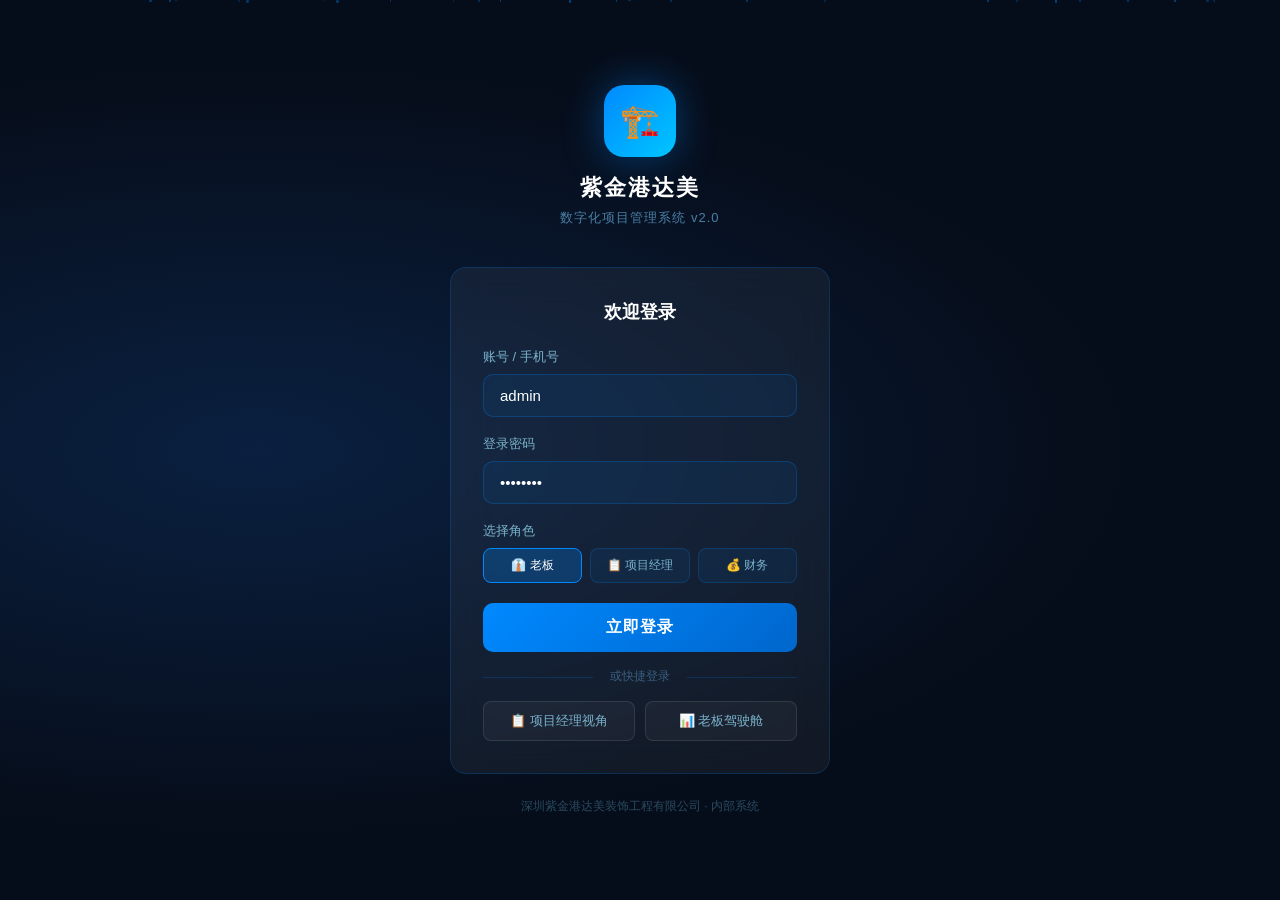
<file: index.html>
<!DOCTYPE html>
<html lang="zh-CN">
<head>
<meta charset="UTF-8">
<meta name="viewport" content="width=device-width, initial-scale=1.0">
<title>紫金港达美 · 数字化管理系统</title>
<style>
*{margin:0;padding:0;box-sizing:border-box}
body{font-family:'PingFang SC','Microsoft YaHei',sans-serif;background:#060d1a;min-height:100vh;display:flex;align-items:center;justify-content:center;overflow:hidden}
.bg{position:fixed;inset:0;background:radial-gradient(ellipse at 20% 50%,#0a2040 0%,#060d1a 60%),radial-gradient(ellipse at 80% 20%,#001a35 0%,transparent 50%);z-index:0}
.particles{position:fixed;inset:0;z-index:1;pointer-events:none}
.particle{position:absolute;width:2px;height:2px;background:#0089ff;border-radius:50%;opacity:.4;animation:float linear infinite}
@keyframes float{0%{transform:translateY(100vh) translateX(0);opacity:0}10%{opacity:.4}90%{opacity:.4}100%{transform:translateY(-100px) translateX(40px);opacity:0}}
.container{position:relative;z-index:10;width:100%;max-width:420px;padding:20px}
.logo-area{text-align:center;margin-bottom:40px}
.logo-icon{width:72px;height:72px;background:linear-gradient(135deg,#0089ff,#00c6ff);border-radius:20px;margin:0 auto 16px;display:flex;align-items:center;justify-content:center;font-size:32px;box-shadow:0 0 40px rgba(0,137,255,.4)}
.logo-title{font-size:22px;font-weight:700;color:#fff;letter-spacing:2px}
.logo-sub{font-size:13px;color:#4a7fa5;margin-top:6px;letter-spacing:1px}
.card{background:rgba(255,255,255,.05);border:1px solid rgba(0,137,255,.2);border-radius:16px;padding:32px;backdrop-filter:blur(20px)}
.card-title{font-size:18px;color:#fff;font-weight:600;margin-bottom:24px;text-align:center}
.form-group{margin-bottom:18px}
.form-label{font-size:13px;color:#7ab3cc;margin-bottom:8px;display:block}
.form-input{width:100%;background:rgba(0,137,255,.08);border:1px solid rgba(0,137,255,.25);border-radius:10px;padding:12px 16px;color:#fff;font-size:15px;outline:none;transition:.3s}
.form-input:focus{border-color:#0089ff;background:rgba(0,137,255,.15);box-shadow:0 0 0 3px rgba(0,137,255,.1)}
.form-input::placeholder{color:#3a6080}
.roles{display:grid;grid-template-columns:1fr 1fr 1fr;gap:8px;margin-bottom:20px}
.role-btn{background:rgba(0,137,255,.08);border:1px solid rgba(0,137,255,.2);border-radius:8px;padding:8px;text-align:center;cursor:pointer;transition:.3s;color:#7ab3cc;font-size:12px}
.role-btn.active,.role-btn:hover{background:rgba(0,137,255,.25);border-color:#0089ff;color:#fff}
.login-btn{width:100%;background:linear-gradient(135deg,#0089ff,#0066cc);border:none;border-radius:10px;padding:14px;color:#fff;font-size:16px;font-weight:600;cursor:pointer;transition:.3s;letter-spacing:1px}
.login-btn:hover{transform:translateY(-2px);box-shadow:0 8px 25px rgba(0,137,255,.4)}
.divider{text-align:center;color:#3a6080;font-size:12px;margin:16px 0;position:relative}
.divider::before,.divider::after{content:'';position:absolute;top:50%;width:35%;height:1px;background:rgba(0,137,255,.2)}
.divider::before{left:0}.divider::after{right:0}
.quick-login{display:grid;grid-template-columns:1fr 1fr;gap:10px}
.quick-btn{background:rgba(255,255,255,.04);border:1px solid rgba(255,255,255,.1);border-radius:8px;padding:10px;text-align:center;cursor:pointer;color:#7ab3cc;font-size:13px;transition:.3s}
.quick-btn:hover{border-color:rgba(0,137,255,.4);color:#fff}
.footer{text-align:center;margin-top:24px;color:#2a4a60;font-size:12px}
.glow-line{height:1px;background:linear-gradient(90deg,transparent,#0089ff,transparent);margin:20px 0;opacity:.5}
</style>
</head>
<body>
<div class="bg"></div>
<div class="particles" id="particles"></div>
<div class="container">
  <div class="logo-area">
    <div class="logo-icon">🏗️</div>
    <div class="logo-title">紫金港达美</div>
    <div class="logo-sub">数字化项目管理系统 v2.0</div>
  </div>
  <div class="card">
    <div class="card-title">欢迎登录</div>
    <div class="form-group">
      <label class="form-label">账号 / 手机号</label>
      <input class="form-input" type="text" placeholder="请输入账号" id="username" value="admin">
    </div>
    <div class="form-group">
      <label class="form-label">登录密码</label>
      <input class="form-input" type="password" placeholder="请输入密码" id="password" value="••••••••">
    </div>
    <div class="form-group">
      <label class="form-label">选择角色</label>
      <div class="roles">
        <div class="role-btn active" onclick="selectRole(this,'boss')">👔 老板</div>
        <div class="role-btn" onclick="selectRole(this,'pm')">📋 项目经理</div>
        <div class="role-btn" onclick="selectRole(this,'finance')">💰 财务</div>
      </div>
    </div>
    <button class="login-btn" onclick="doLogin()">立即登录</button>
    <div class="divider">或快捷登录</div>
    <div class="quick-login">
      <div class="quick-btn" onclick="quickLogin('pm')">📋 项目经理视角</div>
      <div class="quick-btn" onclick="quickLogin('boss')">📊 老板驾驶舱</div>
    </div>
  </div>
  <div class="footer">深圳紫金港达美装饰工程有限公司 · 内部系统</div>
</div>
<script>
let particles=document.getElementById('particles');
for(let i=0;i<25;i++){let p=document.createElement('div');p.className='particle';p.style.cssText=`left:${Math.random()*100}%;animation-duration:${8+Math.random()*12}s;animation-delay:${Math.random()*10}s;width:${1+Math.random()*2}px;height:${1+Math.random()*2}px;opacity:${.2+Math.random()*.4}`;particles.appendChild(p)}
let selectedRole='boss';
function selectRole(el,role){document.querySelectorAll('.role-btn').forEach(b=>b.classList.remove('active'));el.classList.add('active');selectedRole=role}
function doLogin(){window.location.href=selectedRole==='boss'?'boss.html':'dashboard.html'}
function quickLogin(role){selectedRole=role;doLogin()}
</script>
</body>
</html>
</file>
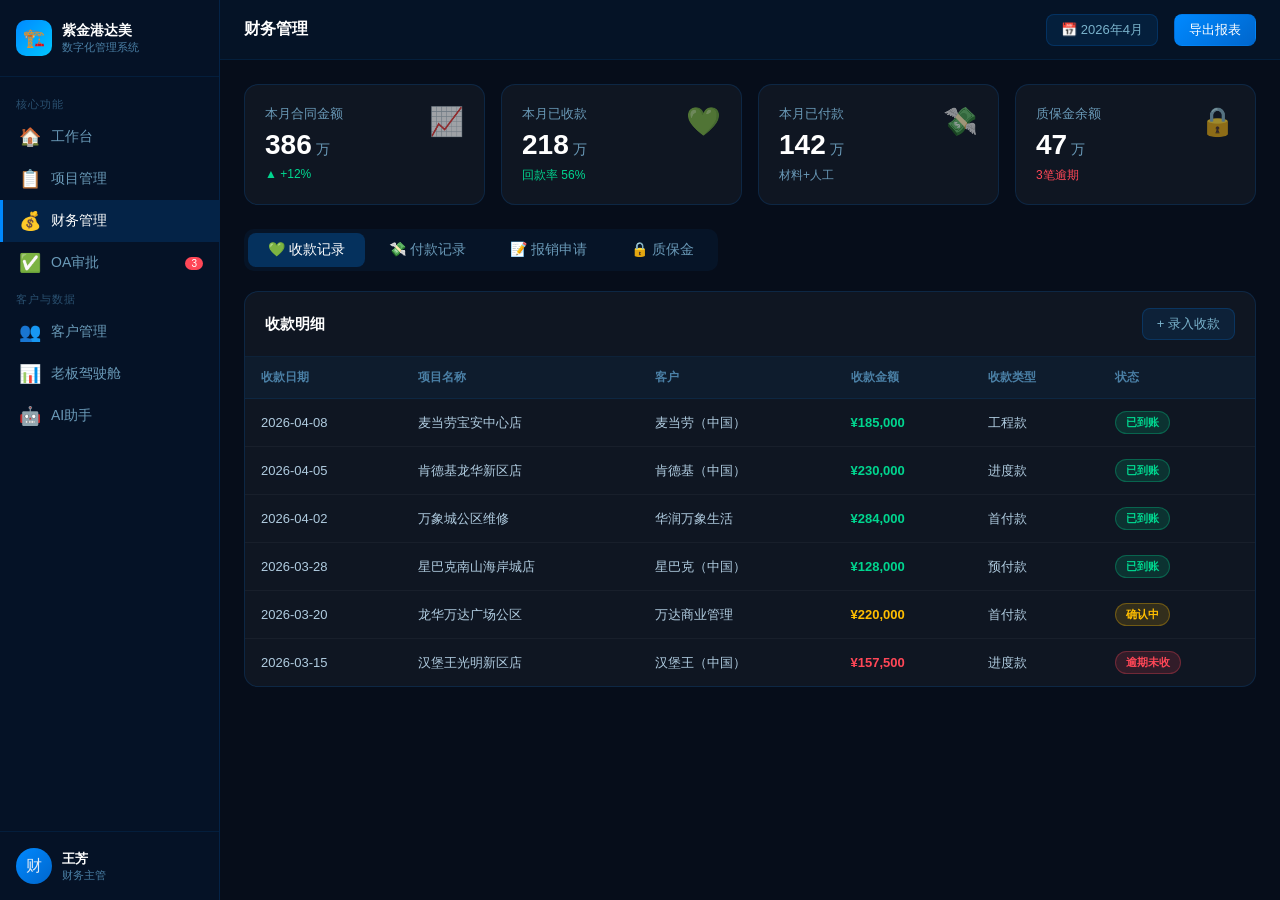
<file: finance.html>
<!DOCTYPE html>
<html lang="zh-CN">
<head>
<meta charset="UTF-8"><meta name="viewport" content="width=device-width,initial-scale=1.0">
<title>财务管理 · 紫金港达美</title>
<link rel="stylesheet" href="shared.css">
<style>
.tab-bar{display:flex;gap:4px;background:rgba(0,137,255,.06);border-radius:10px;padding:4px;margin-bottom:20px;width:fit-content}
.tab{padding:8px 20px;border-radius:8px;font-size:14px;cursor:pointer;color:#6a9ab8;transition:.2s}
.tab.active{background:rgba(0,137,255,.25);color:#fff}
.tab-content{display:none}.tab-content.show{display:block}
.amount-card{background:linear-gradient(135deg,rgba(0,137,255,.2),rgba(0,100,200,.1));border:1px solid rgba(0,137,255,.3);border-radius:14px;padding:20px;margin-bottom:8px}
.amount-big{font-size:36px;font-weight:700;color:#fff}
.amount-label{font-size:13px;color:#7ab3cc;margin-bottom:8px}
.cashflow{display:flex;gap:12px;margin-bottom:24px}
.cf-card{flex:1;background:rgba(255,255,255,.04);border:1px solid rgba(0,137,255,.15);border-radius:12px;padding:16px;text-align:center}
.cf-num{font-size:22px;font-weight:700;margin-bottom:4px}
.cf-label{font-size:12px;color:#6a9ab8}
.cf-in{color:#00d68f}.cf-out{color:#ff4757}.cf-balance{color:#0089ff}
.expense-form{background:rgba(255,255,255,.04);border:1px solid rgba(0,137,255,.15);border-radius:14px;padding:20px;margin-bottom:20px}
.form-row{display:grid;grid-template-columns:1fr 1fr;gap:12px;margin-bottom:12px}
.form-group label{font-size:12px;color:#6a9ab8;display:block;margin-bottom:6px}
.form-group select,.form-group input{width:100%;background:rgba(0,137,255,.06);border:1px solid rgba(0,137,255,.2);border-radius:8px;padding:9px 12px;color:#fff;font-size:13px;outline:none}
.form-group select option{background:#0a1628}
.submit-btn{background:linear-gradient(135deg,#0089ff,#0066cc);border:none;border-radius:8px;padding:10px 28px;color:#fff;font-size:14px;cursor:pointer;font-weight:600}
</style>
</head>
<body>
<div class="app">
  <aside class="sidebar">
    <div class="sidebar-logo"><div class="sidebar-logo-icon">🏗️</div><div><div class="sidebar-logo-text">紫金港达美</div><div class="sidebar-logo-sub">数字化管理系统</div></div></div>
    <nav class="sidebar-nav">
      <div class="nav-section">核心功能</div>
      <a href="dashboard.html" class="nav-item"><span class="icon">🏠</span>工作台</a>
      <a href="projects.html" class="nav-item"><span class="icon">📋</span>项目管理</a>
      <a href="finance.html" class="nav-item active"><span class="icon">💰</span>财务管理</a>
      <a href="oa.html" class="nav-item"><span class="icon">✅</span>OA审批<span class="nav-badge">3</span></a>
      <div class="nav-section">客户与数据</div>
      <a href="crm.html" class="nav-item"><span class="icon">👥</span>客户管理</a>
      <a href="boss.html" class="nav-item"><span class="icon">📊</span>老板驾驶舱</a>
      <a href="ai.html" class="nav-item"><span class="icon">🤖</span>AI助手</a>
    </nav>
    <div class="sidebar-footer"><div class="user-info"><div class="avatar">财</div><div><div class="user-name">王芳</div><div class="user-role">财务主管</div></div></div></div>
  </aside>
  <div class="main">
    <div class="topbar">
      <div class="topbar-title">财务管理</div>
      <div class="topbar-right">
        <div class="topbar-btn">📅 2026年4月</div>
        <div class="topbar-btn primary">导出报表</div>
      </div>
    </div>
    <div class="content">
      <div class="stat-grid">
        <div class="stat-card"><div class="stat-icon">📈</div><div class="stat-label">本月合同金额</div><div class="stat-value">386<span class="stat-unit"> 万</span></div><div class="stat-trend trend-up">▲ +12%</div></div>
        <div class="stat-card"><div class="stat-icon">💚</div><div class="stat-label">本月已收款</div><div class="stat-value">218<span class="stat-unit"> 万</span></div><div class="stat-trend trend-up">回款率 56%</div></div>
        <div class="stat-card"><div class="stat-icon">💸</div><div class="stat-label">本月已付款</div><div class="stat-value">142<span class="stat-unit"> 万</span></div><div class="stat-trend trend-flat">材料+人工</div></div>
        <div class="stat-card"><div class="stat-icon">🔒</div><div class="stat-label">质保金余额</div><div class="stat-value">47<span class="stat-unit"> 万</span></div><div class="stat-trend trend-down">3笔逾期</div></div>
      </div>
      <div class="tab-bar">
        <div class="tab active" onclick="switchTab(this,'收款记录')">💚 收款记录</div>
        <div class="tab" onclick="switchTab(this,'付款记录')">💸 付款记录</div>
        <div class="tab" onclick="switchTab(this,'报销申请')">📝 报销申请</div>
        <div class="tab" onclick="switchTab(this,'质保金')">🔒 质保金</div>
      </div>
      <div class="tab-content show" id="tab-收款记录">
        <div class="table-card">
          <div class="table-header"><div class="table-title">收款明细</div><div class="topbar-btn" onclick="alert('新增收款记录')">+ 录入收款</div></div>
          <table>
            <thead><tr><th>收款日期</th><th>项目名称</th><th>客户</th><th>收款金额</th><th>收款类型</th><th>状态</th></tr></thead>
            <tbody>
              <tr><td>2026-04-08</td><td>麦当劳宝安中心店</td><td>麦当劳（中国）</td><td style="color:#00d68f;font-weight:700">¥185,000</td><td>工程款</td><td><span class="tag tag-green">已到账</span></td></tr>
              <tr><td>2026-04-05</td><td>肯德基龙华新区店</td><td>肯德基（中国）</td><td style="color:#00d68f;font-weight:700">¥230,000</td><td>进度款</td><td><span class="tag tag-green">已到账</span></td></tr>
              <tr><td>2026-04-02</td><td>万象城公区维修</td><td>华润万象生活</td><td style="color:#00d68f;font-weight:700">¥284,000</td><td>首付款</td><td><span class="tag tag-green">已到账</span></td></tr>
              <tr><td>2026-03-28</td><td>星巴克南山海岸城店</td><td>星巴克（中国）</td><td style="color:#00d68f;font-weight:700">¥128,000</td><td>预付款</td><td><span class="tag tag-green">已到账</span></td></tr>
              <tr><td>2026-03-20</td><td>龙华万达广场公区</td><td>万达商业管理</td><td style="color:#ffbe00;font-weight:700">¥220,000</td><td>首付款</td><td><span class="tag tag-yellow">确认中</span></td></tr>
              <tr><td>2026-03-15</td><td>汉堡王光明新区店</td><td>汉堡王（中国）</td><td style="color:#ff4757;font-weight:700">¥157,500</td><td>进度款</td><td><span class="tag tag-red">逾期未收</span></td></tr>
            </tbody>
          </table>
        </div>
      </div>
      <div class="tab-content" id="tab-付款记录">
        <div class="table-card">
          <div class="table-header"><div class="table-title">付款明细</div><div class="topbar-btn" onclick="alert('新增付款申请')">+ 申请付款</div></div>
          <table>
            <thead><tr><th>付款日期</th><th>项目名称</th><th>收款方</th><th>付款金额</th><th>用途</th><th>状态</th></tr></thead>
            <tbody>
              <tr><td>2026-04-09</td><td>肯德基龙华新区店</td><td>深圳鑫材料公司</td><td style="color:#ff4757;font-weight:700">¥68,000</td><td>材料采购</td><td><span class="tag tag-green">已付款</span></td></tr>
              <tr><td>2026-04-07</td><td>瑞幸咖啡福田店</td><td>施工队-王师傅</td><td style="color:#ff4757;font-weight:700">¥45,000</td><td>人工费用</td><td><span class="tag tag-green">已付款</span></td></tr>
              <tr><td>2026-04-03</td><td>万象城公区维修</td><td>深圳宏达装材</td><td style="color:#ff4757;font-weight:700">¥120,000</td><td>材料采购</td><td><span class="tag tag-yellow">审批中</span></td></tr>
              <tr><td>2026-03-30</td><td>星巴克南山店</td><td>施工队-李师傅</td><td style="color:#ff4757;font-weight:700">¥38,000</td><td>人工费用</td><td><span class="tag tag-green">已付款</span></td></tr>
            </tbody>
          </table>
        </div>
      </div>
      <div class="tab-content" id="tab-报销申请">
        <div class="expense-form">
          <div style="font-size:15px;font-weight:600;color:#fff;margin-bottom:16px">📝 新建报销申请</div>
          <div class="form-row">
            <div class="form-group"><label>报销类型</label><select><option>差旅费</option><option>材料采购</option><option>招待费</option><option>办公费</option><option>其他</option></select></div>
            <div class="form-group"><label>关联项目</label><select><option>肯德基龙华新区店</option><option>瑞幸咖啡福田店</option><option>万象城公区维修</option><option>星巴克南山店</option></select></div>
          </div>
          <div class="form-row">
            <div class="form-group"><label>报销金额（元）</label><input type="number" placeholder="请输入金额"></div>
            <div class="form-group"><label>发生日期</label><input type="date" value="2026-04-10"></div>
          </div>
          <div class="form-group" style="margin-bottom:16px"><label>报销说明</label><input type="text" placeholder="请简要说明报销用途"></div>
          <button class="submit-btn" onclick="alert('报销申请已提交，等待审批！')">提交申请</button>
        </div>
        <div class="table-card">
          <div class="table-header"><div class="table-title">历史报销记录</div></div>
          <table>
            <thead><tr><th>申请时间</th><th>申请人</th><th>类型</th><th>金额</th><th>状态</th><th>审批人</th></tr></thead>
            <tbody>
              <tr><td>2026-04-08</td><td>李明</td><td>差旅费</td><td>¥12,800</td><td><span class="tag tag-yellow">待审批</span></td><td>杨玉霞</td></tr>
              <tr><td>2026-04-05</td><td>张伟</td><td>材料采购</td><td>¥8,500</td><td><span class="tag tag-green">已通过</span></td><td>杨玉霞</td></tr>
              <tr><td>2026-03-28</td><td>杨玉霞</td><td>招待费</td><td>¥3,200</td><td><span class="tag tag-green">已通过</span></td><td>总经理</td></tr>
            </tbody>
          </table>
        </div>
      </div>
      <div class="tab-content" id="tab-质保金">
        <div class="table-card">
          <div class="table-header"><div class="table-title">质保金管理</div></div>
          <table>
            <thead><tr><th>项目名称</th><th>质保金额</th><th>质保期限</th><th>到期日</th><th>状态</th><th>操作</th></tr></thead>
            <tbody>
              <tr><td>麦当劳宝安中心店</td><td>¥42,000</td><td>12个月</td><td>2027-01-20</td><td><span class="tag tag-green">质保中</span></td><td><span style="color:#0089ff;cursor:pointer">查看</span></td></tr>
              <tr><td>万象城公区维修</td><td>¥56,800</td><td>24个月</td><td>2028-04-30</td><td><span class="tag tag-blue">质保中</span></td><td><span style="color:#0089ff;cursor:pointer">查看</span></td></tr>
              <tr><td>某商业体-2025Q3</td><td>¥38,000</td><td>12个月</td><td>2026-03-15</td><td><span class="tag tag-red">⚠️逾期</span></td><td><span style="color:#ff4757;cursor:pointer">催收</span></td></tr>
              <tr><td>某餐饮门店-2025Q2</td><td>¥25,000</td><td>12个月</td><td>2026-02-28</td><td><span class="tag tag-red">⚠️逾期</span></td><td><span style="color:#ff4757;cursor:pointer">催收</span></td></tr>
            </tbody>
          </table>
        </div>
      </div>
    </div>
  </div>
</div>
<script>
function switchTab(el,name){
  document.querySelectorAll('.tab').forEach(t=>t.classList.remove('active'));
  el.classList.add('active');
  document.querySelectorAll('.tab-content').forEach(c=>c.classList.remove('show'));
  document.getElementById('tab-'+name).classList.add('show');
}
</script>
</body>
</html>
</file>
<file: shared.css>
*{margin:0;padding:0;box-sizing:border-box}
body{font-family:'PingFang SC','Microsoft YaHei',sans-serif;background:#060d1a;color:#e0eaf5;min-height:100vh}
::-webkit-scrollbar{width:4px}::-webkit-scrollbar-track{background:#0a1628}::-webkit-scrollbar-thumb{background:#0089ff;border-radius:2px}
.app{display:flex;min-height:100vh}
/* 侧边栏 */
.sidebar{width:220px;background:rgba(6,20,40,.95);border-right:1px solid rgba(0,137,255,.15);display:flex;flex-direction:column;position:fixed;top:0;left:0;height:100vh;z-index:100;transition:.3s}
.sidebar-logo{padding:20px 16px;border-bottom:1px solid rgba(0,137,255,.1);display:flex;align-items:center;gap:10px}
.sidebar-logo-icon{width:36px;height:36px;background:linear-gradient(135deg,#0089ff,#00c6ff);border-radius:10px;display:flex;align-items:center;justify-content:center;font-size:18px;flex-shrink:0}
.sidebar-logo-text{font-size:14px;font-weight:700;color:#fff;line-height:1.3}
.sidebar-logo-sub{font-size:11px;color:#4a7fa5}
.sidebar-nav{flex:1;overflow-y:auto;padding:12px 0}
.nav-section{padding:8px 16px 4px;font-size:11px;color:#2a5070;letter-spacing:1px;text-transform:uppercase}
.nav-item{display:flex;align-items:center;gap:10px;padding:10px 16px;cursor:pointer;transition:.2s;border-left:3px solid transparent;color:#6a9ab8;font-size:14px;text-decoration:none}
.nav-item:hover{background:rgba(0,137,255,.08);color:#fff}
.nav-item.active{background:rgba(0,137,255,.15);border-left-color:#0089ff;color:#fff}
.nav-item .icon{font-size:18px;width:22px;text-align:center}
.nav-badge{margin-left:auto;background:#ff4757;color:#fff;font-size:10px;padding:1px 6px;border-radius:10px}
.sidebar-footer{padding:16px;border-top:1px solid rgba(0,137,255,.1)}
.user-info{display:flex;align-items:center;gap:10px}
.avatar{width:36px;height:36px;background:linear-gradient(135deg,#0089ff,#0066cc);border-radius:50%;display:flex;align-items:center;justify-content:center;font-size:16px;flex-shrink:0}
.user-name{font-size:13px;color:#fff;font-weight:600}
.user-role{font-size:11px;color:#4a7fa5}
/* 主内容区 */
.main{margin-left:220px;flex:1;display:flex;flex-direction:column;min-height:100vh}
.topbar{background:rgba(6,20,40,.9);border-bottom:1px solid rgba(0,137,255,.1);padding:0 24px;height:60px;display:flex;align-items:center;justify-content:space-between;position:sticky;top:0;z-index:50;backdrop-filter:blur(10px)}
.topbar-title{font-size:16px;font-weight:700;color:#fff}
.topbar-right{display:flex;align-items:center;gap:16px}
.topbar-btn{background:rgba(0,137,255,.1);border:1px solid rgba(0,137,255,.2);border-radius:8px;padding:6px 14px;color:#7ab3cc;font-size:13px;cursor:pointer;transition:.2s}
.topbar-btn:hover,.topbar-btn.primary{background:rgba(0,137,255,.25);color:#fff;border-color:#0089ff}
.topbar-btn.primary{background:linear-gradient(135deg,#0089ff,#0066cc);border-color:transparent;color:#fff}
.content{padding:24px;flex:1}
/* 统计卡片 */
.stat-grid{display:grid;grid-template-columns:repeat(auto-fit,minmax(200px,1fr));gap:16px;margin-bottom:24px}
.stat-card{background:rgba(255,255,255,.04);border:1px solid rgba(0,137,255,.15);border-radius:14px;padding:20px;transition:.3s;cursor:pointer}
.stat-card:hover{border-color:rgba(0,137,255,.4);transform:translateY(-2px);box-shadow:0 8px 25px rgba(0,137,255,.15)}
.stat-label{font-size:13px;color:#6a9ab8;margin-bottom:8px}
.stat-value{font-size:28px;font-weight:700;color:#fff;line-height:1}
.stat-unit{font-size:14px;color:#6a9ab8;font-weight:400}
.stat-trend{font-size:12px;margin-top:8px}
.trend-up{color:#00d68f}.trend-down{color:#ff4757}.trend-flat{color:#6a9ab8}
.stat-icon{font-size:28px;float:right;opacity:.6}
/* 表格 */
.table-card{background:rgba(255,255,255,.04);border:1px solid rgba(0,137,255,.15);border-radius:14px;overflow:hidden;margin-bottom:20px}
.table-header{padding:16px 20px;border-bottom:1px solid rgba(0,137,255,.1);display:flex;align-items:center;justify-content:space-between}
.table-title{font-size:15px;font-weight:600;color:#fff}
table{width:100%;border-collapse:collapse}
th{padding:12px 16px;text-align:left;font-size:12px;color:#4a7fa5;background:rgba(0,137,255,.05);border-bottom:1px solid rgba(0,137,255,.1);white-space:nowrap}
td{padding:12px 16px;font-size:13px;color:#b0cce0;border-bottom:1px solid rgba(255,255,255,.04)}
tr:last-child td{border-bottom:none}
tr:hover td{background:rgba(0,137,255,.06);color:#fff}
tr{cursor:pointer;transition:.2s}
/* 状态标签 */
.tag{display:inline-block;padding:3px 10px;border-radius:20px;font-size:11px;font-weight:600}
.tag-blue{background:rgba(0,137,255,.2);color:#0089ff;border:1px solid rgba(0,137,255,.3)}
.tag-green{background:rgba(0,214,143,.15);color:#00d68f;border:1px solid rgba(0,214,143,.3)}
.tag-yellow{background:rgba(255,190,0,.15);color:#ffbe00;border:1px solid rgba(255,190,0,.3)}
.tag-red{background:rgba(255,71,87,.15);color:#ff4757;border:1px solid rgba(255,71,87,.3)}
.tag-gray{background:rgba(255,255,255,.08);color:#8a9ab0;border:1px solid rgba(255,255,255,.1)}
/* 进度条 */
.progress{background:rgba(255,255,255,.08);border-radius:4px;height:6px;overflow:hidden}
.progress-bar{height:100%;background:linear-gradient(90deg,#0089ff,#00c6ff);border-radius:4px;transition:.6s}
/* 响应式 */
@media(max-width:768px){.sidebar{width:0;overflow:hidden}.main{margin-left:0}.stat-grid{grid-template-columns:1fr 1fr}}
</file>
